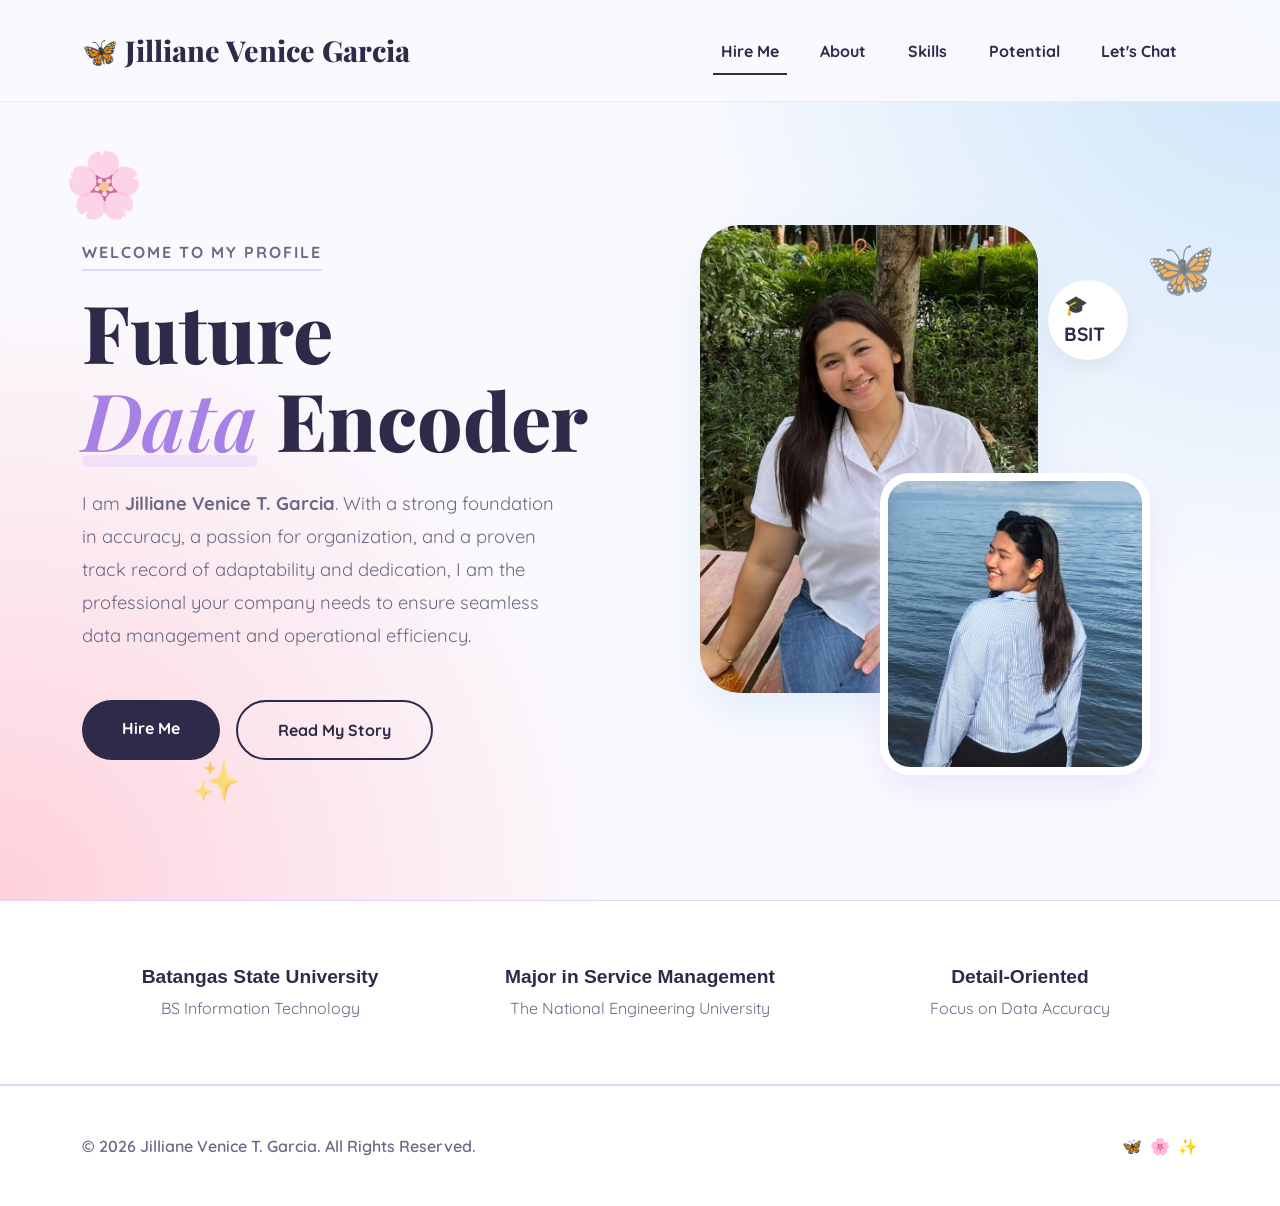
<file: index.html>
<!DOCTYPE html>
<html lang="en">
<head>
  <meta charset="UTF-8">
  <meta name="viewport" content="width=device-width, initial-scale=1.0">
  <title>JILLIANE VENICE GARCIA</title>

  <link href="https://fonts.googleapis.com/css2?family=Playfair+Display:ital,wght@0,600;0,800;1,600&family=Quicksand:wght@400;500;600;700&display=swap" rel="stylesheet">
  <link href="https://cdn.jsdelivr.net/npm/bootstrap@5.3.0/dist/css/bootstrap.min.css" rel="stylesheet">
  <link rel="stylesheet" href="style.css">
</head>
<body>

  <nav class="navbar navbar-expand-lg fixed-top">
    <div class="container">
      <a class="navbar-brand" href="index.html">
        <span class="logo-butterfly">🦋</span> Jilliane Venice Garcia
      </a>
      <button class="navbar-toggler" type="button" data-bs-toggle="collapse" data-bs-target="#navMenu">
        <span class="navbar-toggler-icon"></span>
      </button>
      <div class="collapse navbar-collapse" id="navMenu">
        <ul class="navbar-nav ms-auto">
          <li class="nav-item"><a class="nav-link active" href="index.html">Hire Me</a></li>
          <li class="nav-item"><a class="nav-link" href="about.html">About</a></li>
          <li class="nav-item"><a class="nav-link" href="skills.html">Skills</a></li>
          <li class="nav-item"><a class="nav-link" href="potential.html">Potential</a></li>
          <li class="nav-item"><a class="nav-link" href="contact.html">Let's Chat</a></li>
        </ul>
      </div>
    </div>
  </nav>

  <section class="hero-z">
    <div class="floating-decor fd-1">🌸</div>
    <div class="floating-decor fd-2">🦋</div>
    <div class="floating-decor fd-3">✨</div>

    <div class="container h-100">
      <div class="row h-100 align-items-center">
        
        <div class="col-lg-6 z-text fade-up">
          <span class="greeting-tag">Welcome to my profile</span>
          <h1 class="huge-title">
            Future <br>
            <span class="italic-highlight">Data</span> Encoder
          </h1>
          <p class="hero-lead mt-4">
            I am <strong>Jilliane Venice T. Garcia</strong>. With a strong foundation in accuracy, a passion for organization, and a proven track record of adaptability and dedication, I am the professional your company needs to ensure seamless data management and operational efficiency.
          </p>
          <div class="mt-5 d-flex gap-3">
            <a href="contact.html" class="btn btn-editorial">Hire Me</a>
            <a href="about.html" class="btn btn-editorial-outline">Read My Story</a>
          </div>
        </div>

        <div class="col-lg-6 z-image fade-up delay-1">
          <div class="image-stack">
            <img src="images/profile.jpg" alt="Jilliane" class="img-back">
            <img src="images/about.jpg" alt="Jilliane" class="img-front">
            <div class="stamp">🎓 BSIT</div>
          </div>
        </div>

      </div>
    </div>
  </section>

  <section class="info-ribbon">
    <div class="container">
      <div class="row text-center g-4">
        <div class="col-md-4 ribbon-item fade-up delay-2">
          <h4>Batangas State University</h4>
          <p class="mb-0 text-muted">BS Information Technology</p>
        </div>
        <div class="col-md-4 ribbon-item fade-up delay-3">
          <h4>Major in Service Management</h4>
          <p class="mb-0 text-muted">The National Engineering University</p>
        </div>
        <div class="col-md-4 ribbon-item fade-up delay-4">
          <h4>Detail-Oriented</h4>
          <p class="mb-0 text-muted">Focus on Data Accuracy</p>
        </div>
      </div>
    </div>
  </section>

  <footer class="editorial-footer">
    <div class="container d-flex justify-content-between align-items-center flex-wrap gap-3">
      <p class="mb-0">&copy; 2026 Jilliane Venice T. Garcia. All Rights Reserved.</p>
      <p class="mb-0 d-flex gap-2">
        <span class="text-purple">🦋</span> <span class="text-pink">🌸</span> <span class="text-blue">✨</span>
      </p>
    </div>
  </footer>

  <script src="https://cdn.jsdelivr.net/npm/bootstrap@5.3.0/dist/js/bootstrap.bundle.min.js"></script>
  <script src="script.js"></script>
</body>
</html>
</file>
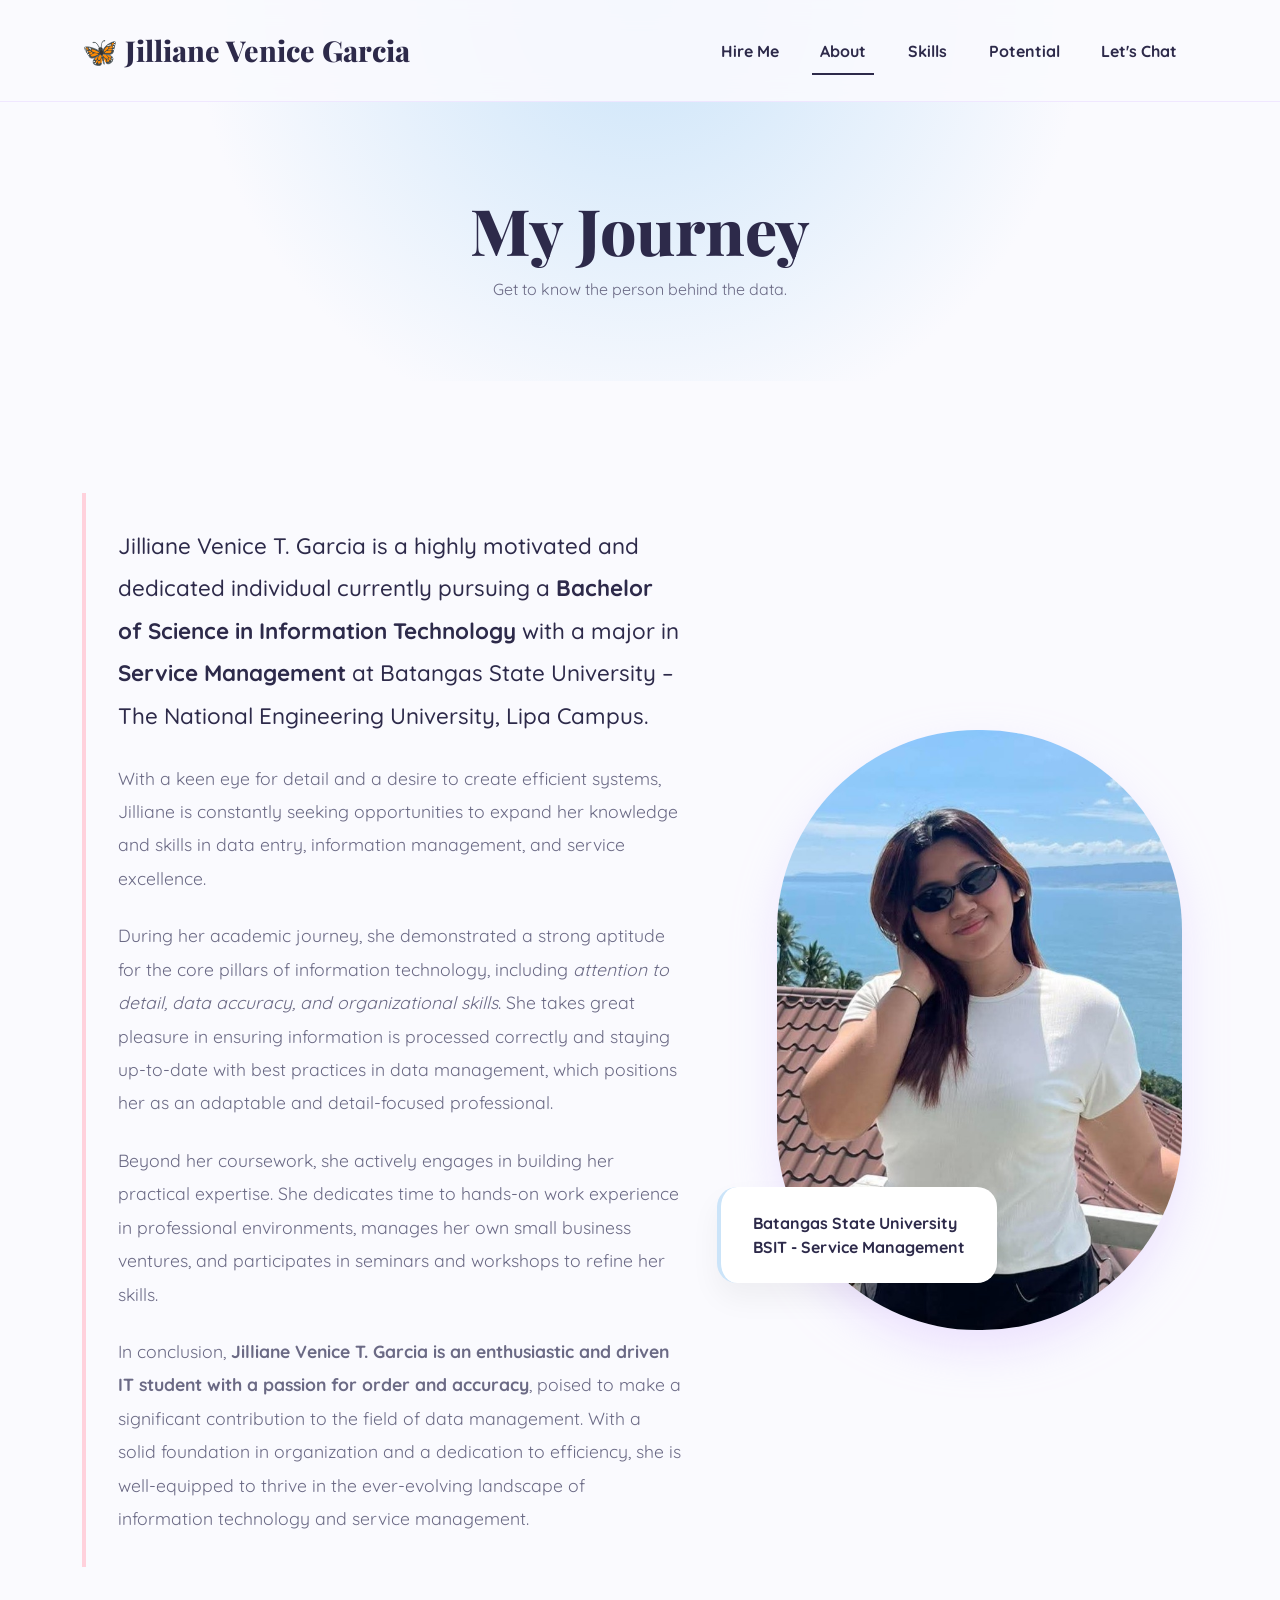
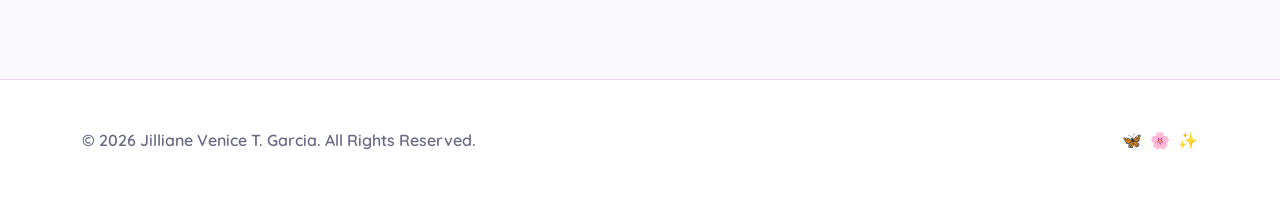
<file: about.html>
<!DOCTYPE html>
<html lang="en">
<head>
  <meta charset="UTF-8">
  <meta name="viewport" content="width=device-width, initial-scale=1.0">
  <title>JILLIANE VENICE GARCIA</title>

  <link href="https://fonts.googleapis.com/css2?family=Playfair+Display:ital,wght@0,600;0,800;1,600&family=Quicksand:wght@400;500;600;700&display=swap" rel="stylesheet">
  <link href="https://cdn.jsdelivr.net/npm/bootstrap@5.3.0/dist/css/bootstrap.min.css" rel="stylesheet">
  <link rel="stylesheet" href="style.css">
</head>
<body>

  <nav class="navbar navbar-expand-lg fixed-top">
    <div class="container">
      <a class="navbar-brand" href="index.html">
        <span class="logo-butterfly">🦋</span> Jilliane Venice Garcia
      </a>
      <button class="navbar-toggler" type="button" data-bs-toggle="collapse" data-bs-target="#navMenu">
        <span class="navbar-toggler-icon"></span>
      </button>
      <div class="collapse navbar-collapse" id="navMenu">
        <ul class="navbar-nav ms-auto">
          <li class="nav-item"><a class="nav-link" href="index.html">Hire Me</a></li>
          <li class="nav-item"><a class="nav-link active" href="about.html">About</a></li>
          <li class="nav-item"><a class="nav-link" href="skills.html">Skills</a></li>
          <li class="nav-item"><a class="nav-link" href="potential.html">Potential</a></li>
          <li class="nav-item"><a class="nav-link" href="contact.html">Let's Chat</a></li>
        </ul>
      </div>
    </div>
  </nav>

  <section class="page-top text-center">
    <div class="container fade-up">
      <h1 class="page-title">My Journey</h1>
      <p class="text-muted">Get to know the person behind the data.</p>
    </div>
  </section>

  <section class="section-pad">
    <div class="container">
      <div class="row g-5 align-items-center">
        
        <div class="col-lg-7 fade-up delay-1">
          <div class="editorial-text-box">
            <p class="lead-text">
              Jilliane Venice T. Garcia is a highly motivated and dedicated individual currently pursuing a <strong>Bachelor of Science in Information Technology</strong> with a major in <strong>Service Management</strong> at Batangas State University – The National Engineering University, Lipa Campus.
            </p>
            <p>
              With a keen eye for detail and a desire to create efficient systems, Jilliane is constantly seeking opportunities to expand her knowledge and skills in data entry, information management, and service excellence.
            </p>
            <p>
              During her academic journey, she demonstrated a strong aptitude for the core pillars of information technology, including <em>attention to detail, data accuracy, and organizational skills</em>. She takes great pleasure in ensuring information is processed correctly and staying up-to-date with best practices in data management, which positions her as an adaptable and detail-focused professional.
            </p>
            <p>
              Beyond her coursework, she actively engages in building her practical expertise. She dedicates time to hands-on work experience in professional environments, manages her own small business ventures, and participates in seminars and workshops to refine her skills.
            </p>
            <p class="mb-0">
              In conclusion, <strong>Jilliane Venice T. Garcia is an enthusiastic and driven IT student with a passion for order and accuracy</strong>, poised to make a significant contribution to the field of data management. With a solid foundation in organization and a dedication to efficiency, she is well-equipped to thrive in the ever-evolving landscape of information technology and service management.
            </p>
          </div>
        </div>

        <div class="col-lg-5 fade-up delay-2">
          <div class="image-pill-wrapper">
            <img src="images/skills.jpg" alt="Jilliane" class="image-pill">
            <div class="pill-text">
              <span>Batangas State University</span>
              <span>BSIT - Service Management</span>
            </div>
          </div>
        </div>

      </div>
    </div>
  </section>

  <footer class="editorial-footer">
    <div class="container d-flex justify-content-between align-items-center flex-wrap gap-3">
      <p class="mb-0">&copy; 2026 Jilliane Venice T. Garcia. All Rights Reserved.</p>
      <p class="mb-0 d-flex gap-2">
        <span class="text-purple">🦋</span> <span class="text-pink">🌸</span> <span class="text-blue">✨</span>
      </p>
    </div>
  </footer>

  <script src="https://cdn.jsdelivr.net/npm/bootstrap@5.3.0/dist/js/bootstrap.bundle.min.js"></script>
  <script src="script.js"></script>
</body>
</html>
</file>
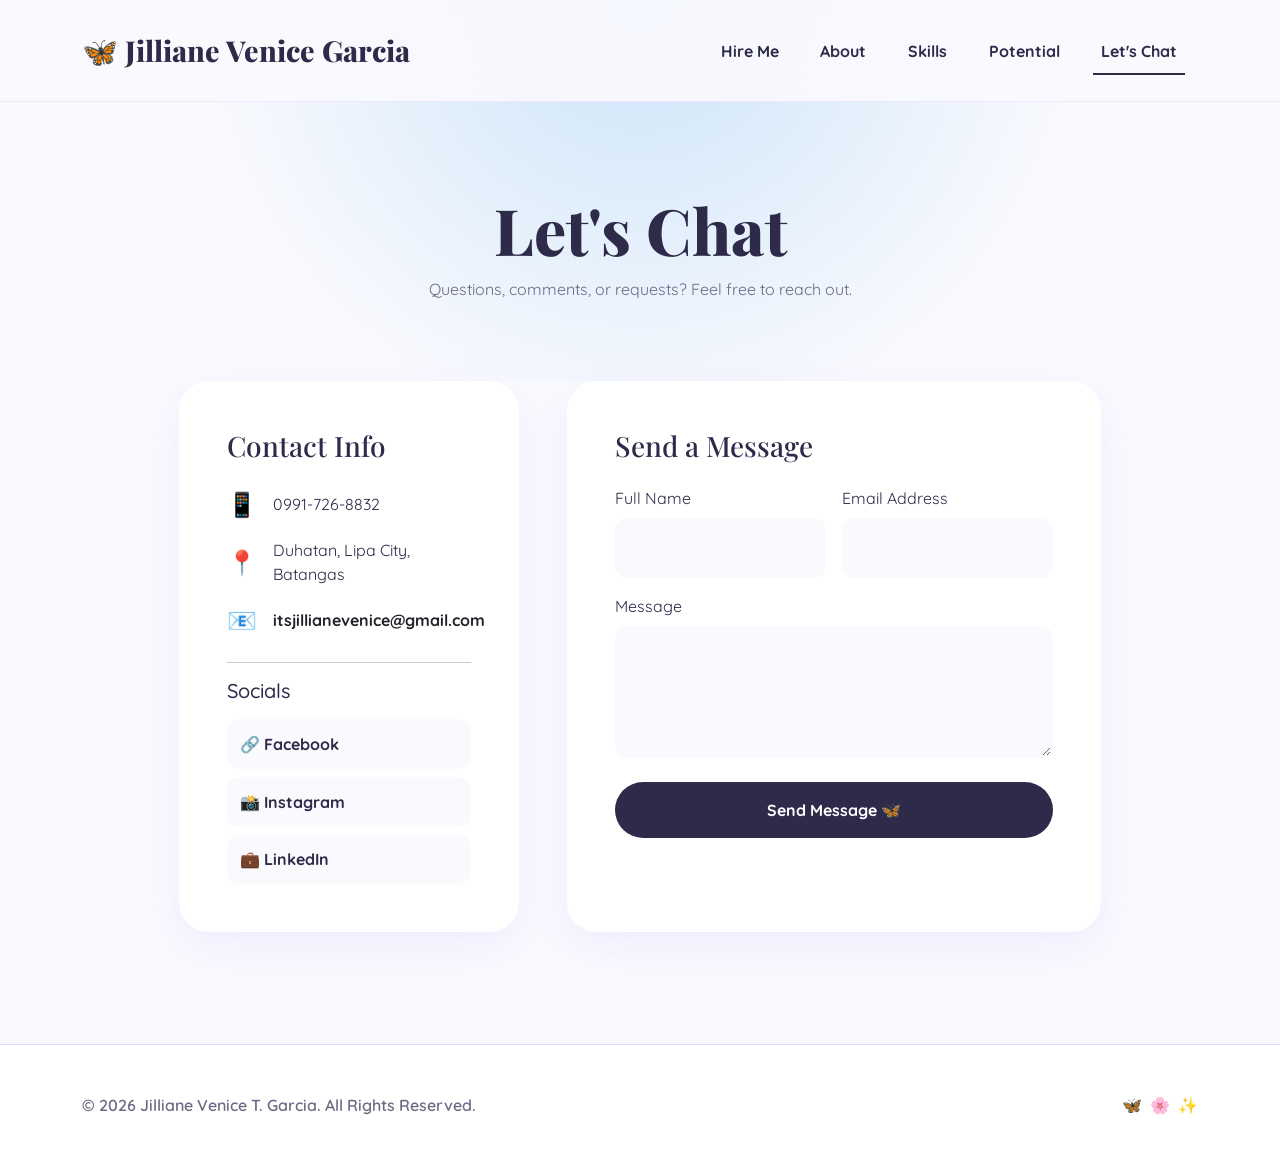
<file: contact.html>
<!DOCTYPE html>
<html lang="en">
<head>
  <meta charset="UTF-8">
  <meta name="viewport" content="width=device-width, initial-scale=1.0">
  <title>JILLIANE VENICE GARCIA</title>

  <link href="https://fonts.googleapis.com/css2?family=Playfair+Display:ital,wght@0,600;0,800;1,600&family=Quicksand:wght@400;500;600;700&display=swap" rel="stylesheet">
  <link href="https://cdn.jsdelivr.net/npm/bootstrap@5.3.0/dist/css/bootstrap.min.css" rel="stylesheet">
  <link rel="stylesheet" href="style.css">
</head>
<body>

  <nav class="navbar navbar-expand-lg fixed-top">
    <div class="container">
      <a class="navbar-brand" href="index.html">
        <span class="logo-butterfly">🦋</span> Jilliane Venice Garcia
      </a>
      <button class="navbar-toggler" type="button" data-bs-toggle="collapse" data-bs-target="#navMenu">
        <span class="navbar-toggler-icon"></span>
      </button>
      <div class="collapse navbar-collapse" id="navMenu">
        <ul class="navbar-nav ms-auto">
          <li class="nav-item"><a class="nav-link" href="index.html">Hire Me</a></li>
          <li class="nav-item"><a class="nav-link" href="about.html">About</a></li>
          <li class="nav-item"><a class="nav-link" href="skills.html">Skills</a></li>
          <li class="nav-item"><a class="nav-link" href="potential.html">Potential</a></li>
          <li class="nav-item"><a class="nav-link active" href="contact.html">Let's Chat</a></li>
        </ul>
      </div>
    </div>
  </nav>

  <section class="page-top text-center">
    <div class="container fade-up">
      <h1 class="page-title">Let's Chat</h1>
      <p class="text-muted">Questions, comments, or requests? Feel free to reach out.</p>
    </div>
  </section>

  <section class="section-pad pt-0">
    <div class="container">
      <div class="row g-5 justify-content-center">
        
        <div class="col-lg-4 fade-up delay-1">
          <div class="contact-box">
            <h3 class="mb-4">Contact Info</h3>
            <p class="d-flex align-items-center gap-3 mb-3">
              <span class="info-icon">📱</span> 0991-726-8832
            </p>
            <p class="d-flex align-items-center gap-3 mb-3">
              <span class="info-icon">📍</span> Duhatan, Lipa City, Batangas
            </p>
            <p class="d-flex align-items-center gap-3 mb-4">
              <span class="info-icon">📧</span> <a href="mailto:itsjilliane@gmail.com" class="text-dark fw-bold text-decoration-none">itsjillianevenice@gmail.com</a>
            </p>
            
            <hr>
            <h5 class="mb-3">Socials</h5>
            <div class="d-flex flex-column gap-2">
              <a href="https://www.facebook.com/share/18DoRBZEFn/" target="_blank" class="social-link">🔗 Facebook</a>
              <a href="https://www.instagram.com/itsjillianevenice" target="_blank" class="social-link">📸 Instagram</a>
              <a href="https://www.linkedin.com/in/jilliane-venice-garcia-825a51431" target="_blank" class="social-link">💼 LinkedIn</a>
            </div>
          </div>
        </div>

        <div class="col-lg-6 fade-up delay-2">
          <div class="contact-box">
            <h3 class="mb-4">Send a Message</h3>
            
            <form id="contactForm" action="https://formspree.io/f/xzeeavpg" method="POST" novalidate>
              <div class="row g-3">
                <div class="col-md-6">
                  <label class="form-label">Full Name</label>
                  <input type="text" id="fullName" name="name" class="form-control editorial-input" required>
                </div>
                <div class="col-md-6">
                  <label class="form-label">Email Address</label>
                  <input type="email" id="email" name="email" class="form-control editorial-input" required>
                </div>
                <div class="col-12">
                  <label class="form-label">Message</label>
                  <textarea id="message" name="message" class="form-control editorial-input" rows="4" required></textarea>
                </div>
                <div class="col-12 mt-4">
                  <button type="submit" id="submitBtn" class="btn btn-editorial w-100">Send Message 🦋</button>
                </div>
              </div>
            </form>
            <div id="contactResult" class="text-center fw-bold mt-3" style="transition: 0.3s;"></div>
          </div>
        </div>

      </div>
    </div>
  </section>

  <footer class="editorial-footer">
    <div class="container d-flex justify-content-between align-items-center flex-wrap gap-3">
      <p class="mb-0">&copy; 2026 Jilliane Venice T. Garcia. All Rights Reserved.</p>
      <p class="mb-0 d-flex gap-2">
        <span class="text-purple">🦋</span> <span class="text-pink">🌸</span> <span class="text-blue">✨</span>
      </p>
    </div>
  </footer>

  <script src="https://cdn.jsdelivr.net/npm/bootstrap@5.3.0/dist/js/bootstrap.bundle.min.js"></script>
  <script src="script.js"></script>
</body>
</html>
</file>
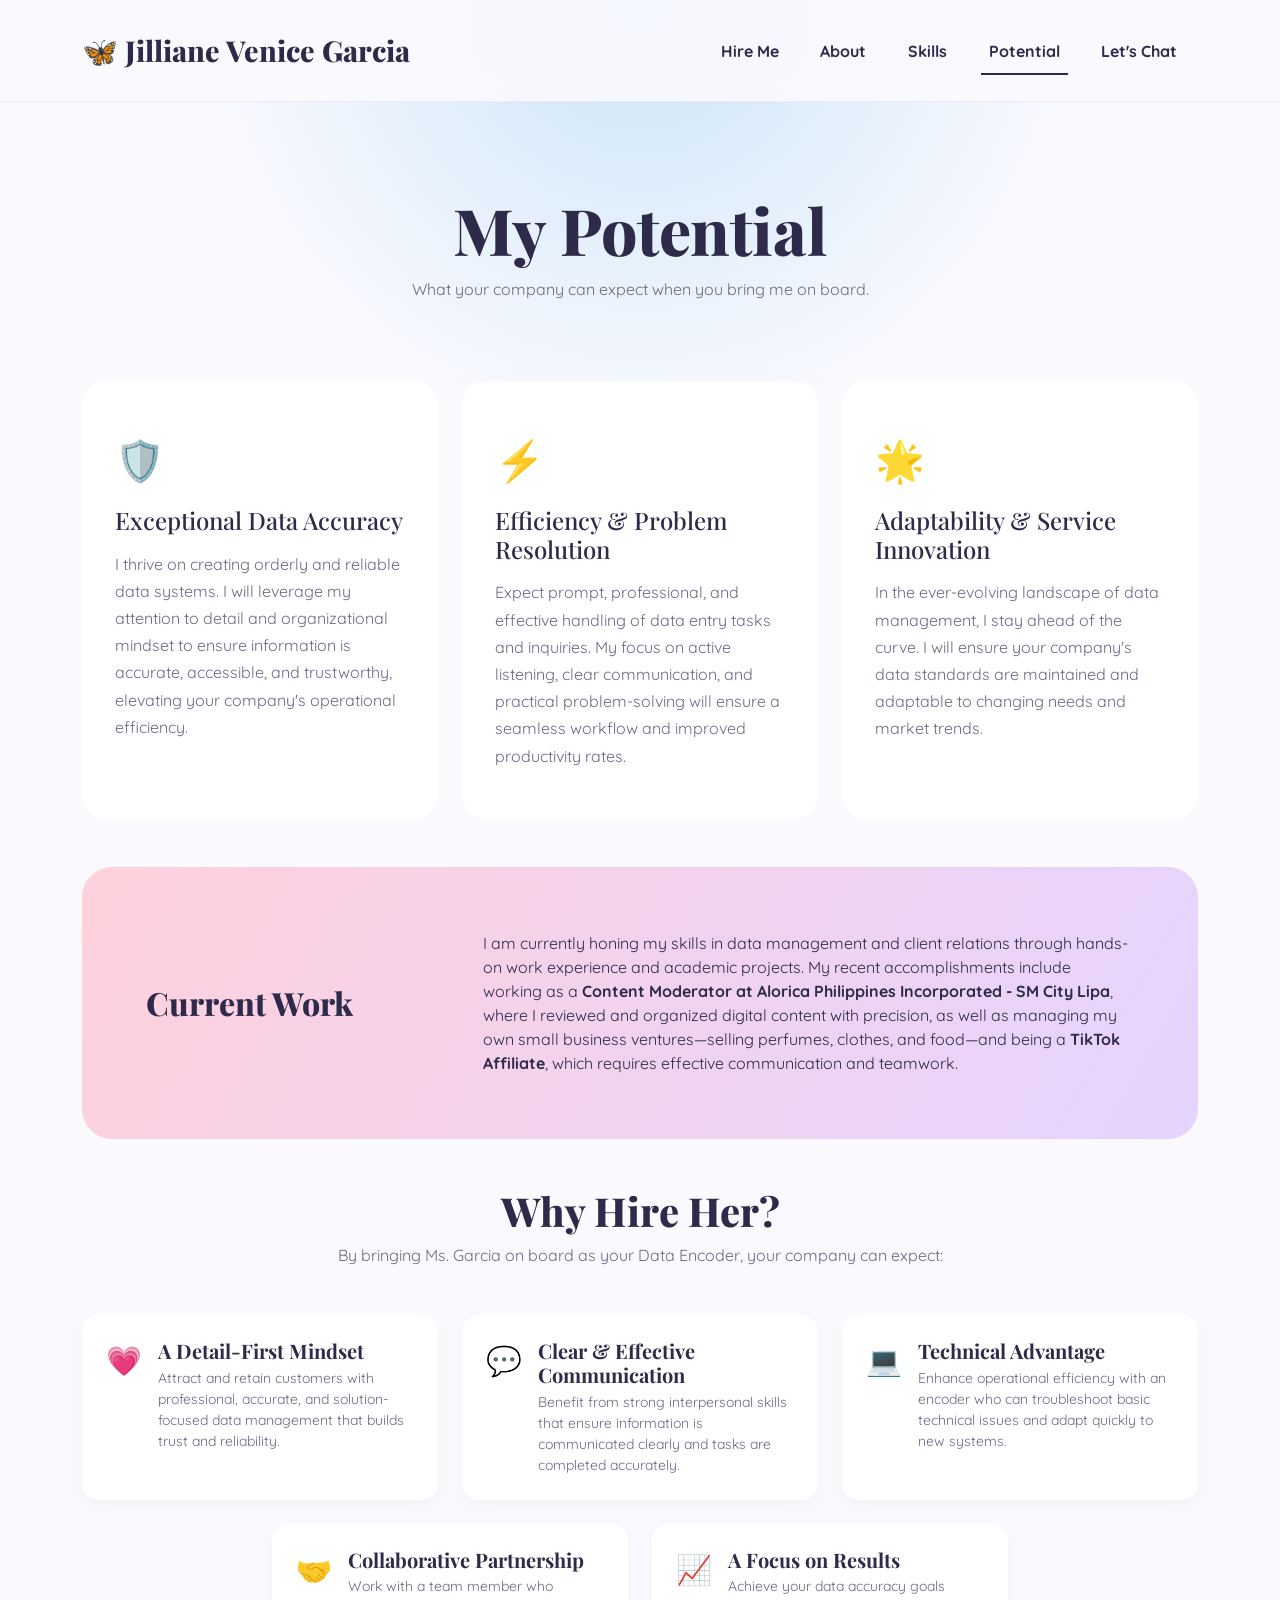
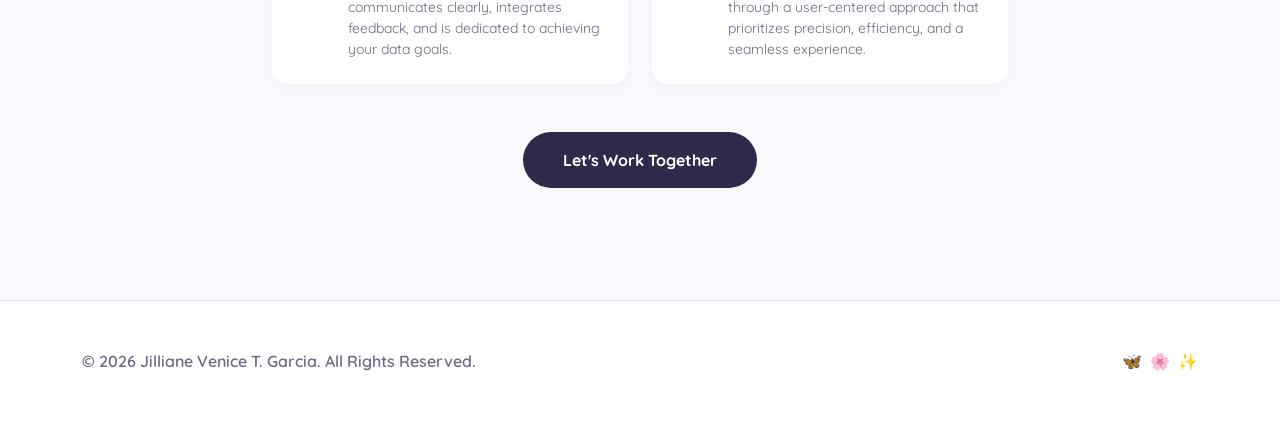
<file: potential.html>
<!DOCTYPE html>
<html lang="en">
<head>
  <meta charset="UTF-8">
  <meta name="viewport" content="width=device-width, initial-scale=1.0">
  <title>JILLIANNE VENICE GARCIA</title>

  <link href="https://fonts.googleapis.com/css2?family=Playfair+Display:ital,wght@0,600;0,800;1,600&family=Quicksand:wght@400;500;600;700&display=swap" rel="stylesheet">
  <link href="https://cdn.jsdelivr.net/npm/bootstrap@5.3.0/dist/css/bootstrap.min.css" rel="stylesheet">
  <link rel="stylesheet" href="style.css">
</head>
<body>

  <nav class="navbar navbar-expand-lg fixed-top">
    <div class="container">
      <a class="navbar-brand" href="index.html">
        <span class="logo-butterfly">🦋</span> Jilliane Venice Garcia
      </a>
      <button class="navbar-toggler" type="button" data-bs-toggle="collapse" data-bs-target="#navMenu">
        <span class="navbar-toggler-icon"></span>
      </button>
      <div class="collapse navbar-collapse" id="navMenu">
        <ul class="navbar-nav ms-auto">
          <li class="nav-item"><a class="nav-link" href="index.html">Hire Me</a></li>
          <li class="nav-item"><a class="nav-link" href="about.html">About</a></li>
          <li class="nav-item"><a class="nav-link" href="skills.html">Skills</a></li>
          <li class="nav-item"><a class="nav-link active" href="potential.html">Potential</a></li>
          <li class="nav-item"><a class="nav-link" href="contact.html">Let's Chat</a></li>
        </ul>
      </div>
    </div>
  </nav>

  <section class="page-top text-center">
    <div class="container fade-up">
      <h1 class="page-title">My Potential</h1>
      <p class="text-muted">What your company can expect when you bring me on board.</p>
    </div>
  </section>

  <section class="section-pad pt-0">
    <div class="container">
      
      <div class="row g-4 mb-5">
        <div class="col-md-4 fade-up">
          <div class="expand-card">
            <div class="expand-icon">🛡️</div>
            <h4>Exceptional Data Accuracy</h4>
            <p>I thrive on creating orderly and reliable data systems. I will leverage my attention to detail and organizational mindset to ensure information is accurate, accessible, and trustworthy, elevating your company's operational efficiency.</p>
          </div>
        </div>
        <div class="col-md-4 fade-up delay-1">
          <div class="expand-card">
            <div class="expand-icon">⚡</div>
            <h4>Efficiency &amp; Problem Resolution</h4>
            <p>Expect prompt, professional, and effective handling of data entry tasks and inquiries. My focus on active listening, clear communication, and practical problem-solving will ensure a seamless workflow and improved productivity rates.</p>
          </div>
        </div>
        <div class="col-md-4 fade-up delay-2">
          <div class="expand-card">
            <div class="expand-icon">🌟</div>
            <h4>Adaptability &amp; Service Innovation</h4>
            <p>In the ever-evolving landscape of data management, I stay ahead of the curve. I will ensure your company's data standards are maintained and adaptable to changing needs and market trends.</p>
          </div>
        </div>
      </div>

      <div class="work-banner fade-up delay-2">
        <div class="row align-items-center">
          <div class="col-md-4 text-center text-md-start mb-4 mb-md-0">
            <h2 class="mb-0">Current Work</h2>
          </div>
          <div class="col-md-8">
            <p class="mb-0">
              I am currently honing my skills in data management and client relations through hands-on work experience and academic projects. My recent accomplishments include working as a <strong>Content Moderator at Alorica Philippines Incorporated - SM City Lipa</strong>, where I reviewed and organized digital content with precision, as well as managing my own small business ventures—selling perfumes, clothes, and food—and being a <strong>TikTok Affiliate</strong>, which requires effective communication and teamwork.
            </p>
          </div>
        </div>
      </div>

      <div class="text-center my-5 fade-up">
        <h2 class="page-title" style="font-size: 2.5rem;">Why Hire Her?</h2>
        <p class="text-muted">By bringing Ms. Garcia on board as your Data Encoder, your company can expect:</p>
      </div>
      
      <div class="row g-4 justify-content-center fade-up delay-1">
        <div class="col-md-6 col-lg-4">
          <div class="why-item">
            <span class="why-icon">💗</span>
            <div>
              <h5>A Detail-First Mindset</h5>
              <p class="mb-0 text-muted small">Attract and retain customers with professional, accurate, and solution-focused data management that builds trust and reliability.</p>
            </div>
          </div>
        </div>
        <div class="col-md-6 col-lg-4">
          <div class="why-item">
            <span class="why-icon">💬</span>
            <div>
              <h5>Clear &amp; Effective Communication</h5>
              <p class="mb-0 text-muted small">Benefit from strong interpersonal skills that ensure information is communicated clearly and tasks are completed accurately.</p>
            </div>
          </div>
        </div>
        <div class="col-md-6 col-lg-4">
          <div class="why-item">
            <span class="why-icon">💻</span>
            <div>
              <h5>Technical Advantage</h5>
              <p class="mb-0 text-muted small">Enhance operational efficiency with an encoder who can troubleshoot basic technical issues and adapt quickly to new systems.</p>
            </div>
          </div>
        </div>
        <div class="col-md-6 col-lg-4">
          <div class="why-item">
            <span class="why-icon">🤝</span>
            <div>
              <h5>Collaborative Partnership</h5>
              <p class="mb-0 text-muted small">Work with a team member who communicates clearly, integrates feedback, and is dedicated to achieving your data goals.</p>
            </div>
          </div>
        </div>
        <div class="col-md-6 col-lg-4">
          <div class="why-item">
            <span class="why-icon">📈</span>
            <div>
              <h5>A Focus on Results</h5>
              <p class="mb-0 text-muted small">Achieve your data accuracy goals through a user-centered approach that prioritizes precision, efficiency, and a seamless experience.</p>
            </div>
          </div>
        </div>
      </div>

      <div class="text-center mt-5 fade-up">
        <a href="contact.html" class="btn btn-editorial">Let's Work Together</a>
      </div>

    </div>
  </section>

  <footer class="editorial-footer">
    <div class="container d-flex justify-content-between align-items-center flex-wrap gap-3">
      <p class="mb-0">&copy; 2026 Jilliane Venice T. Garcia. All Rights Reserved.</p>
      <p class="mb-0 d-flex gap-2">
        <span class="text-purple">🦋</span> <span class="text-pink">🌸</span> <span class="text-blue">✨</span>
      </p>
    </div>
  </footer>

  <script src="https://cdn.jsdelivr.net/npm/bootstrap@5.3.0/dist/js/bootstrap.bundle.min.js"></script>
  <script src="script.js"></script>
</body>
</html>
</file>
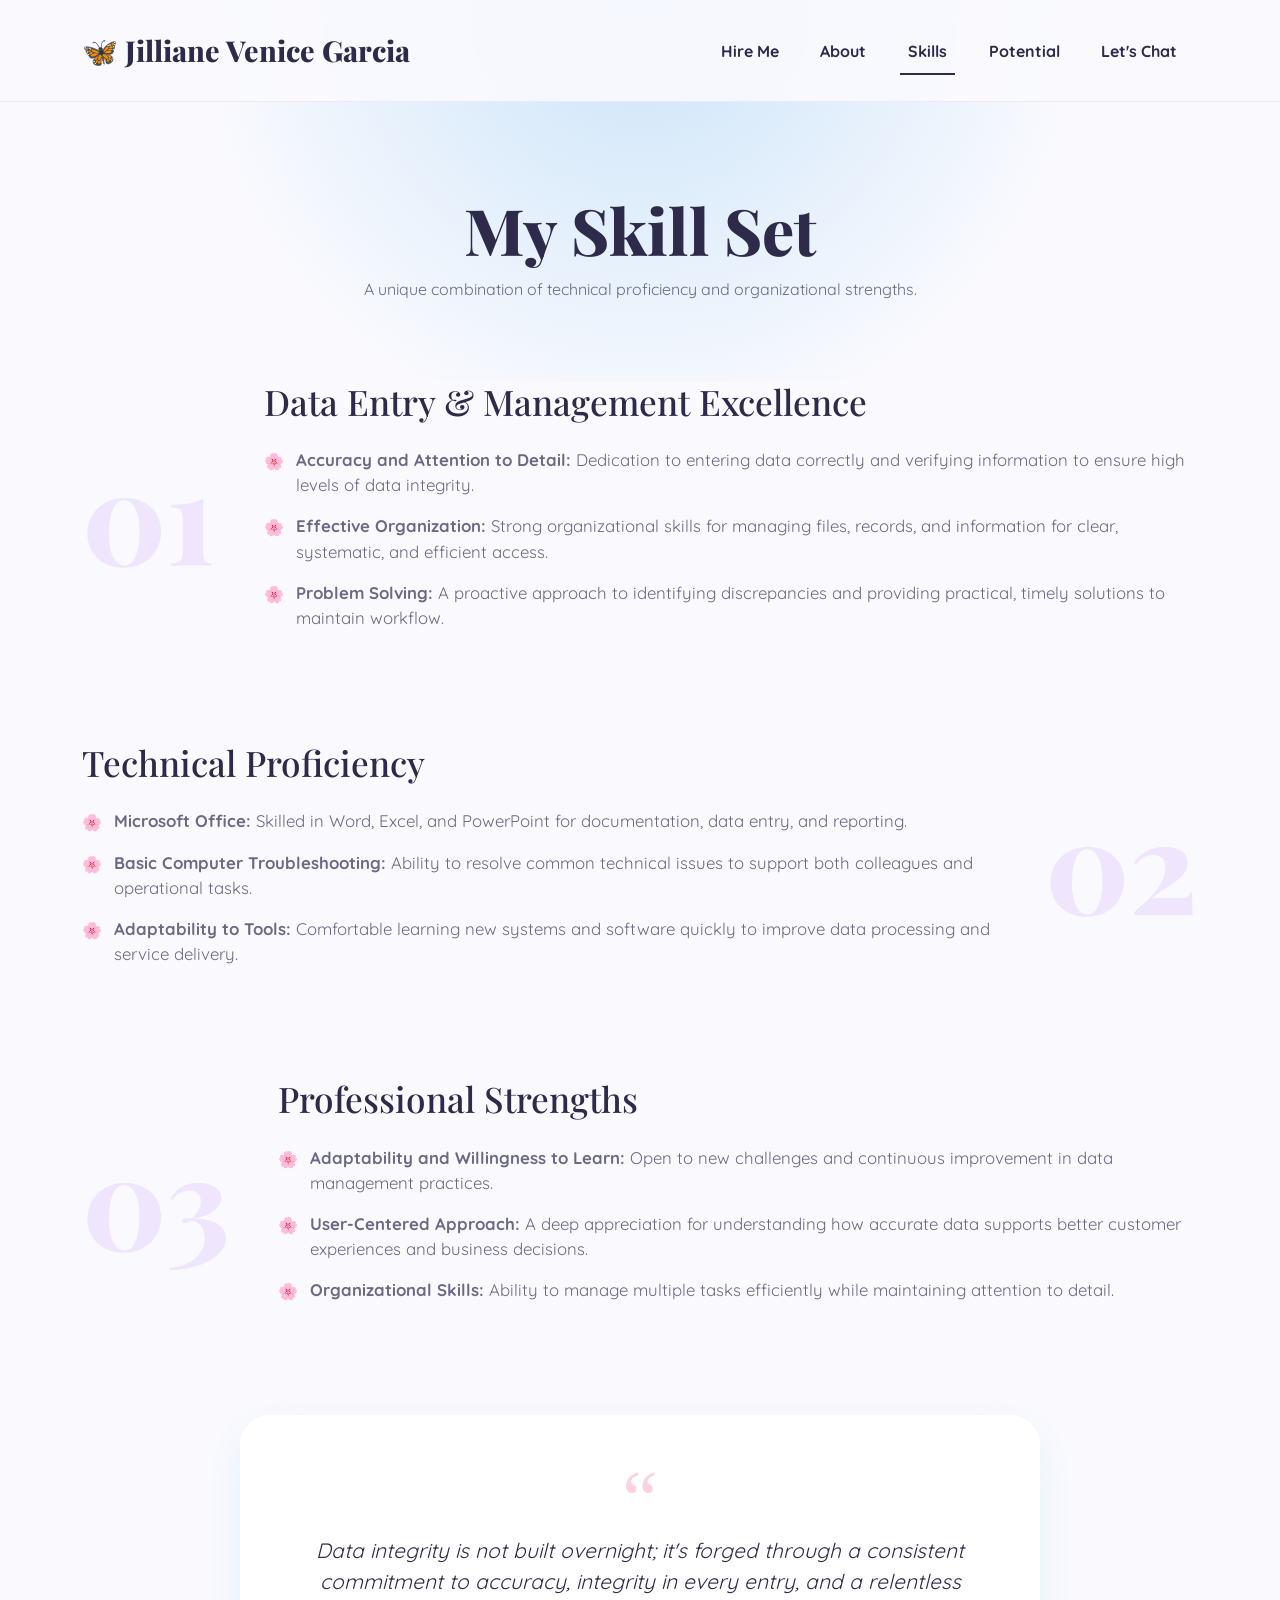
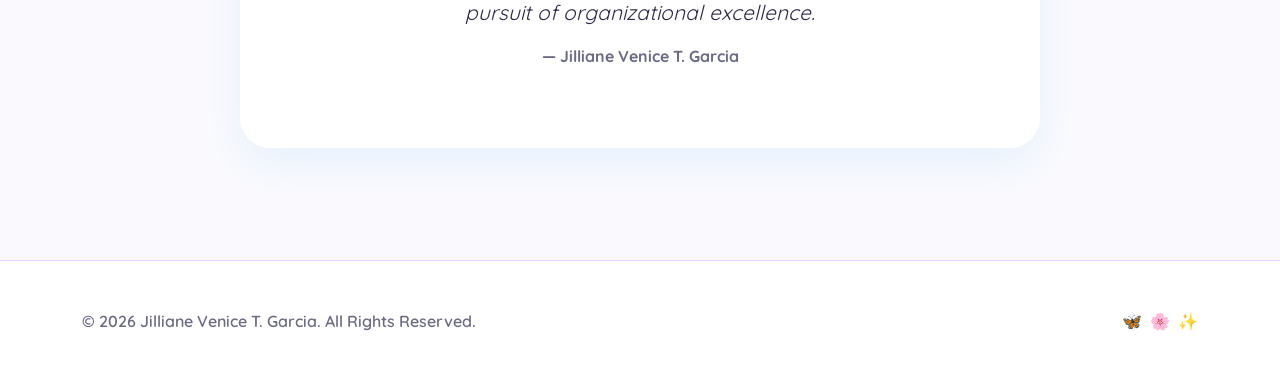
<file: skills.html>
<!DOCTYPE html>
<html lang="en">
<head>
  <meta charset="UTF-8">
  <meta name="viewport" content="width=device-width, initial-scale=1.0">
  <title>JILLIANE VENICE GARCIA</title>

  <link href="https://fonts.googleapis.com/css2?family=Playfair+Display:ital,wght@0,600;0,800;1,600&family=Quicksand:wght@400;500;600;700&display=swap" rel="stylesheet">
  <link href="https://cdn.jsdelivr.net/npm/bootstrap@5.3.0/dist/css/bootstrap.min.css" rel="stylesheet">
  <link rel="stylesheet" href="style.css">
</head>
<body>

  <nav class="navbar navbar-expand-lg fixed-top">
    <div class="container">
      <a class="navbar-brand" href="index.html">
        <span class="logo-butterfly">🦋</span> Jilliane Venice Garcia
      </a>
      <button class="navbar-toggler" type="button" data-bs-toggle="collapse" data-bs-target="#navMenu">
        <span class="navbar-toggler-icon"></span>
      </button>
      <div class="collapse navbar-collapse" id="navMenu">
        <ul class="navbar-nav ms-auto">
          <li class="nav-item"><a class="nav-link" href="index.html">Hire Me</a></li>
          <li class="nav-item"><a class="nav-link" href="about.html">About</a></li>
          <li class="nav-item"><a class="nav-link active" href="skills.html">Skills</a></li>
          <li class="nav-item"><a class="nav-link" href="potential.html">Potential</a></li>
          <li class="nav-item"><a class="nav-link" href="contact.html">Let's Chat</a></li>
        </ul>
      </div>
    </div>
  </nav>

  <section class="page-top text-center">
    <div class="container fade-up">
      <h1 class="page-title">My Skill Set</h1>
      <p class="text-muted">A unique combination of technical proficiency and organizational strengths.</p>
    </div>
  </section>

  <section class="section-pad pt-0">
    <div class="container">
      
      <div class="skill-row fade-up">
        <div class="skill-number">01</div>
        <div class="skill-text">
          <h2>Data Entry &amp; Management Excellence</h2>
          <ul class="styled-list">
            <li><strong>Accuracy and Attention to Detail:</strong> Dedication to entering data correctly and verifying information to ensure high levels of data integrity.</li>
            <li><strong>Effective Organization:</strong> Strong organizational skills for managing files, records, and information for clear, systematic, and efficient access.</li>
            <li><strong>Problem Solving:</strong> A proactive approach to identifying discrepancies and providing practical, timely solutions to maintain workflow.</li>
          </ul>
        </div>
      </div>

      <div class="skill-row reverse fade-up delay-1">
        <div class="skill-number">02</div>
        <div class="skill-text">
          <h2>Technical Proficiency</h2>
          <ul class="styled-list">
            <li><strong>Microsoft Office:</strong> Skilled in Word, Excel, and PowerPoint for documentation, data entry, and reporting.</li>
            <li><strong>Basic Computer Troubleshooting:</strong> Ability to resolve common technical issues to support both colleagues and operational tasks.</li>
            <li><strong>Adaptability to Tools:</strong> Comfortable learning new systems and software quickly to improve data processing and service delivery.</li>
          </ul>
        </div>
      </div>

      <div class="skill-row fade-up delay-2">
        <div class="skill-number">03</div>
        <div class="skill-text">
          <h2>Professional Strengths</h2>
          <ul class="styled-list">
            <li><strong>Adaptability and Willingness to Learn:</strong> Open to new challenges and continuous improvement in data management practices.</li>
            <li><strong>User-Centered Approach:</strong> A deep appreciation for understanding how accurate data supports better customer experiences and business decisions.</li>
            <li><strong>Organizational Skills:</strong> Ability to manage multiple tasks efficiently while maintaining attention to detail.</li>
          </ul>
        </div>
      </div>

      <div class="quote-section text-center fade-up delay-3">
        <div class="quote-mark">“</div>
        <p class="quote-body">Data integrity is not built overnight; it's forged through a consistent commitment to accuracy, integrity in every entry, and a relentless pursuit of organizational excellence.</p>
        <p class="quote-author">— Jilliane Venice T. Garcia</p>
      </div>

    </div>
  </section>

  <footer class="editorial-footer">
    <div class="container d-flex justify-content-between align-items-center flex-wrap gap-3">
      <p class="mb-0">&copy; 2026 Jilliane Venice T. Garcia. All Rights Reserved.</p>
      <p class="mb-0 d-flex gap-2">
        <span class="text-purple">🦋</span> <span class="text-pink">🌸</span> <span class="text-blue">✨</span>
      </p>
    </div>
  </footer>

  <script src="https://cdn.jsdelivr.net/npm/bootstrap@5.3.0/dist/js/bootstrap.bundle.min.js"></script>
  <script src="script.js"></script>
</body>
</html>
</file>
<file: style.css>
@import url('https://fonts.googleapis.com/css2?family=Playfair+Display:ital,wght@0,600;0,800;1,600&family=Quicksand:wght@400;500;600;700&display=swap');

:root {
  --pastel-pink:   #FFD1DC;
  --pastel-blue:   #CBE4F9;
  --pastel-purple: #E5D4FF;
  --text-dark:     #2D2A4A;
  --text-muted:    #6B6A85;
  --bg-color:      #FAFAFE;
  --white:         #FFFFFF;
}

* { box-sizing: border-box; }

body {
  font-family: "Quicksand", sans-serif;
  color: var(--text-dark);
  background-color: var(--bg-color);
  margin: 0;
  overflow-x: hidden;
}

.text-purple { color: #A881E6 !important; }
.text-pink { color: #F28BAA !important; }
.text-blue { color: #75B7E8 !important; }
.text-muted { color: var(--text-muted) !important; }

.navbar {
  background: rgba(250, 250, 254, 0.9) !important;
  backdrop-filter: blur(12px);
  -webkit-backdrop-filter: blur(12px);
  padding: 1.5rem 0;
  border-bottom: 1px solid rgba(229, 212, 255, 0.5);
}
.navbar-brand {
  font-family: "Playfair Display", serif;
  font-size: 1.8rem;
  font-weight: 800;
  color: var(--text-dark) !important;
}
.logo-butterfly { display: inline-block; animation: float 3s infinite ease-in-out; }
.navbar .nav-link {
  color: var(--text-dark) !important;
  font-weight: 700;
  margin: 0 0.8rem;
  font-size: 1rem;
  position: relative;
}
.navbar .nav-link::after {
  content: "";
  position: absolute;
  bottom: -4px;
  left: 50%;
  width: 0;
  height: 2px;
  background: var(--text-dark);
  transition: all 0.3s;
}
.navbar .nav-link:hover::after, .navbar .nav-link.active::after { width: 100%; left: 0; }

.floating-decor {
  position: absolute;
  font-size: 3rem;
  opacity: 0.6;
  z-index: 0;
  animation: float 6s infinite ease-in-out;
  pointer-events: none;
}
.fd-1 { top: 15%; left: 5%; font-size: 4rem; }
.fd-2 { top: 25%; right: 5%; animation-delay: 1s; font-size: 3.5rem; }
.fd-3 { bottom: 10%; left: 15%; animation-delay: 2s; font-size: 2.5rem; }

.hero-z {
  min-height: 100vh;
  display: flex;
  align-items: center;
  padding-top: 100px;
  position: relative;
  overflow: hidden;
  background: radial-gradient(circle at top right, var(--pastel-blue), transparent 40%),
              radial-gradient(circle at bottom left, var(--pastel-pink), transparent 40%);
}
.greeting-tag {
  display: inline-block;
  font-weight: 700;
  letter-spacing: 2px;
  text-transform: uppercase;
  color: var(--text-muted);
  margin-bottom: 1rem;
  border-bottom: 2px solid var(--pastel-purple);
  padding-bottom: 5px;
}
.huge-title {
  font-family: "Playfair Display", serif;
  font-size: 5rem;
  font-weight: 800;
  line-height: 1.1;
  color: var(--text-dark);
}
.italic-highlight {
  font-style: italic;
  color: #A881E6;
  font-weight: 600;
  position: relative;
}
.italic-highlight::after {
  content: '';
  position: absolute;
  bottom: 5px; left: 0;
  width: 100%; height: 12px;
  background: var(--pastel-purple);
  z-index: -1;
  opacity: 0.5;
  border-radius: 10px;
}

.hero-lead {
  font-size: 1.15rem;
  line-height: 1.8;
  color: var(--text-muted);
  max-width: 90%;
}

.image-stack {
  position: relative;
  width: 100%;
  max-width: 450px;
  height: 550px;
  margin: 0 auto;
}
.img-back {
  position: absolute;
  top: 0; left: 0;
  width: 75%;
  height: 85%;
  object-fit: cover;
  border-radius: 40px;
  box-shadow: 0 20px 40px rgba(203, 228, 249, 0.5);
  z-index: 1;
  transition: transform 0.4s;
}
.img-front {
  position: absolute;
  bottom: 0; right: 0;
  width: 60%;
  height: 55%;
  object-fit: cover;
  border-radius: 30px;
  border: 8px solid var(--white);
  box-shadow: 0 15px 30px rgba(229, 212, 255, 0.5);
  z-index: 2;
  transition: transform 0.4s;
}
.image-stack:hover .img-back { transform: translateY(-10px); }
.image-stack:hover .img-front { transform: translateY(-10px) scale(1.02); }

.stamp {
  position: absolute;
  top: 10%; right: 5%;
  background: var(--white);
  padding: 1rem;
  border-radius: 50%;
  font-weight: 800;
  font-size: 1.2rem;
  color: var(--text-dark);
  box-shadow: 0 10px 20px rgba(0,0,0,0.05);
  z-index: 3;
  animation: spinSlow 15s linear infinite;
  display: flex;
  align-items: center;
  justify-content: center;
  width: 80px; height: 80px;
}

.btn-editorial {
  background: var(--text-dark);
  color: var(--white);
  font-weight: 700;
  padding: 1rem 2.5rem;
  border-radius: 50px;
  border: none;
  transition: all 0.3s;
}
.btn-editorial:hover {
  background: #A881E6;
  color: var(--white);
  transform: translateY(-3px);
  box-shadow: 0 10px 20px rgba(168, 129, 230, 0.3);
}
.btn-editorial-outline {
  background: transparent;
  color: var(--text-dark);
  font-weight: 700;
  padding: 1rem 2.5rem;
  border-radius: 50px;
  border: 2px solid var(--text-dark);
  transition: all 0.3s;
}
.btn-editorial-outline:hover {
  background: var(--text-dark);
  color: var(--white);
}

.info-ribbon {
  background: var(--white);
  padding: 4rem 0;
  border-top: 1px solid var(--pastel-purple);
  border-bottom: 1px solid var(--pastel-purple);
}
.ribbon-item h4 {
  font-family: "Plus Jakarta Sans", sans-serif;
  font-weight: 700;
  font-size: 1.2rem;
  margin-bottom: 0.5rem;
  color: var(--text-dark);
}

.section-pad { padding: 7rem 0; }
.page-top {
  padding: 12rem 0 4rem;
  background: radial-gradient(circle at top, var(--pastel-blue), transparent 60%);
}
.page-title {
  font-family: "Playfair Display", serif;
  font-size: 4rem;
  font-weight: 800;
  color: var(--text-dark);
}

.editorial-text-box {
  padding: 2rem;
  border-left: 4px solid var(--pastel-pink);
}
.editorial-text-box p {
  font-size: 1.1rem;
  line-height: 1.9;
  color: var(--text-muted);
  margin-bottom: 1.5rem;
}
.lead-text {
  font-size: 1.4rem !important;
  color: var(--text-dark) !important;
  font-weight: 500;
}
.image-pill-wrapper {
  position: relative;
  padding: 1rem;
}
.image-pill {
  width: 100%;
  height: 600px;
  object-fit: cover;
  border-radius: 200px;
  box-shadow: 0 20px 40px rgba(229, 212, 255, 0.6);
  transition: border-radius 0.5s ease;
}
.image-pill:hover { border-radius: 40px; }
.pill-text {
  position: absolute;
  bottom: 10%; left: -10%;
  background: var(--white);
  padding: 1.5rem 2rem;
  border-radius: 20px;
  box-shadow: 0 15px 30px rgba(0,0,0,0.05);
  display: flex;
  flex-direction: column;
  font-weight: 700;
  color: var(--text-dark);
  border-left: 4px solid var(--pastel-blue);
}

.skill-row {
  display: flex;
  align-items: center;
  margin-bottom: 6rem;
  gap: 3rem;
}
.skill-row.reverse { flex-direction: row-reverse; }
.skill-number {
  font-family: "Playfair Display", serif;
  font-size: 8rem;
  font-weight: 800;
  color: var(--pastel-purple);
  line-height: 1;
  opacity: 0.5;
}
.skill-text { flex: 1; }
.skill-text h2 {
  font-family: "Playfair Display", serif;
  font-size: 2.2rem;
  margin-bottom: 1.5rem;
}
.styled-list { list-style: none; padding: 0; }
.styled-list li {
  position: relative;
  padding-left: 2rem;
  margin-bottom: 1rem;
  font-size: 1.05rem;
  color: var(--text-muted);
}
.styled-list li::before {
  content: "🌸";
  position: absolute;
  left: 0; top: 2px;
  font-size: 1rem;
}
.quote-section {
  background: var(--white);
  padding: 4rem;
  border-radius: 30px;
  box-shadow: 0 15px 40px rgba(203, 228, 249, 0.4);
  max-width: 800px;
  margin: 0 auto;
}
.quote-mark { font-size: 5rem; font-family: serif; color: var(--pastel-pink); line-height: 0.5; }
.quote-body { font-size: 1.3rem; font-style: italic; color: var(--text-dark); margin-top: 1rem; }
.quote-author { font-weight: 700; color: var(--text-muted); margin-top: 1rem; }

.expand-card {
  background: var(--white);
  padding: 3rem 2rem;
  border-radius: 24px;
  height: 100%;
  transition: all 0.4s ease;
  border: 1px solid transparent;
  position: relative;
  z-index: 1;
}
.expand-card:hover {
  background: linear-gradient(135deg, var(--pastel-blue), var(--white));
  transform: scale(1.03);
  border-color: var(--pastel-purple);
  box-shadow: 0 20px 40px rgba(203, 228, 249, 0.6);
}
.expand-icon { font-size: 2.5rem; margin-bottom: 1rem; }
.expand-card h4 { font-family: "Playfair Display", serif; margin-bottom: 1rem; }
.expand-card p { color: var(--text-muted); margin-bottom: 0; line-height: 1.7; }

.work-banner {
  background: linear-gradient(120deg, var(--pastel-pink), var(--pastel-purple));
  padding: 4rem;
  border-radius: 30px;
  color: var(--text-dark);
}
.work-banner h2 { font-family: "Playfair Display", serif; font-weight: 800; }

.why-item {
  display: flex;
  gap: 1rem;
  background: var(--white);
  padding: 1.5rem;
  border-radius: 16px;
  box-shadow: 0 5px 15px rgba(0,0,0,0.03);
  height: 100%;
  transition: 0.3s;
}
.why-item:hover { transform: translateY(-5px); box-shadow: 0 15px 30px rgba(229, 212, 255, 0.4); }
.why-icon { font-size: 1.8rem; }
.why-item h5 { font-family: "Playfair Display", serif; font-weight: 700; margin-bottom: 0.3rem; }

.contact-box {
  background: var(--white);
  padding: 3rem;
  border-radius: 30px;
  box-shadow: 0 15px 40px rgba(229, 212, 255, 0.4);
  height: 100%;
}
.contact-box h3 { font-family: "Playfair Display", serif; }
.info-icon { font-size: 1.5rem; }
.social-link {
  text-decoration: none;
  color: var(--text-dark);
  font-weight: 700;
  padding: 0.8rem;
  background: var(--bg-color);
  border-radius: 12px;
  transition: 0.3s;
}
.social-link:hover { background: var(--pastel-purple); }
.editorial-input {
  background: var(--bg-color);
  border: 2px solid transparent;
  border-radius: 12px;
  padding: 1rem;
  transition: 0.3s;
}
.editorial-input:focus {
  border-color: var(--pastel-purple);
  background: var(--white);
  box-shadow: 0 0 0 4px rgba(229, 212, 255, 0.3);
}

.editorial-footer {
  background: var(--white);
  padding: 3rem 0;
  border-top: 1px solid var(--pastel-purple);
  color: var(--text-muted);
  font-weight: 600;
}

.fade-up {
  opacity: 0;
  transform: translateY(40px);
  transition: all 0.8s cubic-bezier(0.16, 1, 0.3, 1);
}
.fade-up.active {
  opacity: 1;
  transform: translateY(0);
}
.delay-1 { transition-delay: 0.15s; }
.delay-2 { transition-delay: 0.3s; }
.delay-3 { transition-delay: 0.45s; }
.delay-4 { transition-delay: 0.6s; }

@keyframes float {
  0%, 100% { transform: translateY(0) rotate(0); }
  50% { transform: translateY(-15px) rotate(10deg); }
}
@keyframes spinSlow {
  from { transform: rotate(0); }
  to { transform: rotate(360deg); }
}

@media (max-width: 991px) {
  .huge-title { font-size: 3.5rem; }
  .hero-z { padding-top: 120px; text-align: center; }
  .image-stack { height: 400px; margin-top: 3rem; }
  .skill-row, .skill-row.reverse { flex-direction: column; text-align: center; gap: 1rem; }
  .skill-number { font-size: 5rem; }
  .styled-list li { text-align: left; }
  .pill-text { left: 5%; bottom: 5%; }
  .work-banner { padding: 2rem; }
}

@media (max-width: 576px) {
  .huge-title { font-size: 2.8rem; }
  .page-title { font-size: 2.5rem; }
  .contact-box { padding: 1.5rem; }
}
</file>
